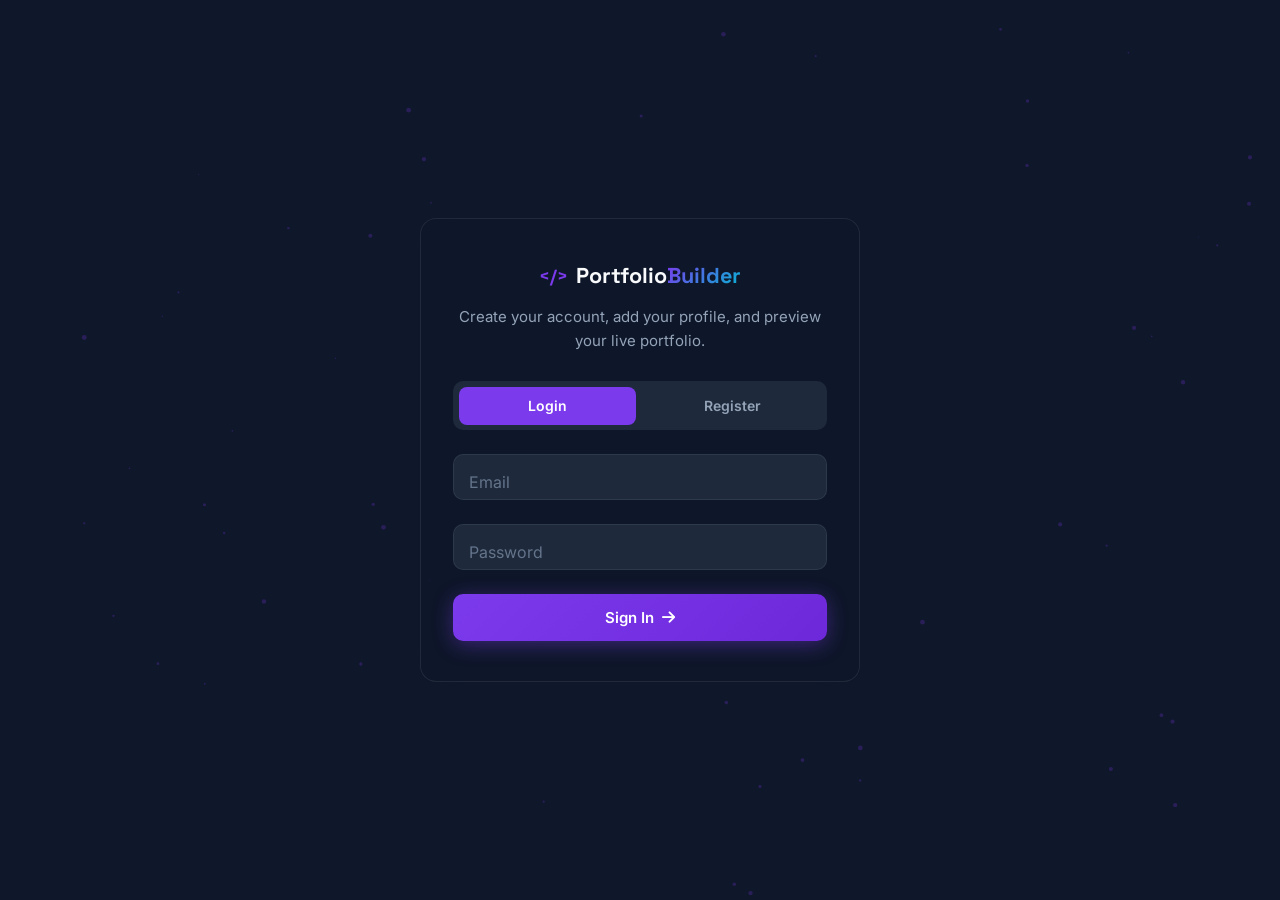
<file: index.html>
<!DOCTYPE html>
<html lang="en">
<head>
  <meta charset="UTF-8">
  <meta name="viewport" content="width=device-width, initial-scale=1.0">
  <meta name="description" content="Sign in to build and preview your developer portfolio.">
  <title>Login | Portfolio Builder</title>
  <link rel="preconnect" href="https://fonts.googleapis.com">
  <link rel="preconnect" href="https://fonts.gstatic.com" crossorigin>
  <link href="https://fonts.googleapis.com/css2?family=Inter:wght@400;500;600;700&family=Space+Grotesk:wght@500;600;700&display=swap" rel="stylesheet">
  <link rel="stylesheet" href="https://cdnjs.cloudflare.com/ajax/libs/font-awesome/6.5.1/css/all.min.css" crossorigin="anonymous">
  <link rel="stylesheet" href="css/style.css">
  <link rel="stylesheet" href="css/auth.css">
  <link rel="stylesheet" href="css/responsive.css">
</head>
<body class="auth-page">
  <canvas id="particles" class="particles-canvas" aria-hidden="true"></canvas>

  <div class="auth-wrapper">
    <div class="auth-card glass">
      <a href="index.html" class="auth-logo">
        <span class="nav__logo-icon">&lt;/&gt;</span>
        <span>Portfolio<span class="text-gradient">Builder</span></span>
      </a>
      <p class="auth-subtitle">Create your account, add your profile, and preview your live portfolio.</p>

      <div class="auth-tabs">
        <button type="button" class="auth-tab active" data-tab="login">Login</button>
        <button type="button" class="auth-tab" data-tab="register">Register</button>
      </div>

      <div class="auth-alert" id="auth-alert" role="alert" hidden></div>

      <form class="auth-form active" id="form-login">
        <div class="form-group">
          <input type="email" id="login-email" required placeholder=" " autocomplete="email">
          <label for="login-email">Email</label>
        </div>
        <div class="form-group">
          <input type="password" id="login-password" required placeholder=" " autocomplete="current-password">
          <label for="login-password">Password</label>
        </div>
        <button type="submit" class="btn btn--primary btn--block">
          <span>Sign In</span>
          <i class="fas fa-arrow-right"></i>
        </button>
      </form>

      <form class="auth-form" id="form-register" hidden>
        <div class="form-group">
          <input type="text" id="register-name" required placeholder=" " autocomplete="name">
          <label for="register-name">Full Name</label>
        </div>
        <div class="form-group">
          <input type="email" id="register-email" required placeholder=" " autocomplete="email">
          <label for="register-email">Email</label>
        </div>
        <div class="form-group">
          <input type="password" id="register-password" required placeholder=" " minlength="6" autocomplete="new-password">
          <label for="register-password">Password (min 6 chars)</label>
        </div>
        <button type="submit" class="btn btn--primary btn--block">
          <span>Create Account</span>
          <i class="fas fa-user-plus"></i>
        </button>
      </form>
    </div>
  </div>

  <script src="js/storage.js"></script>
  <script src="js/auth.js"></script>
  <script src="js/particles-lite.js"></script>
</body>
</html>
</file>
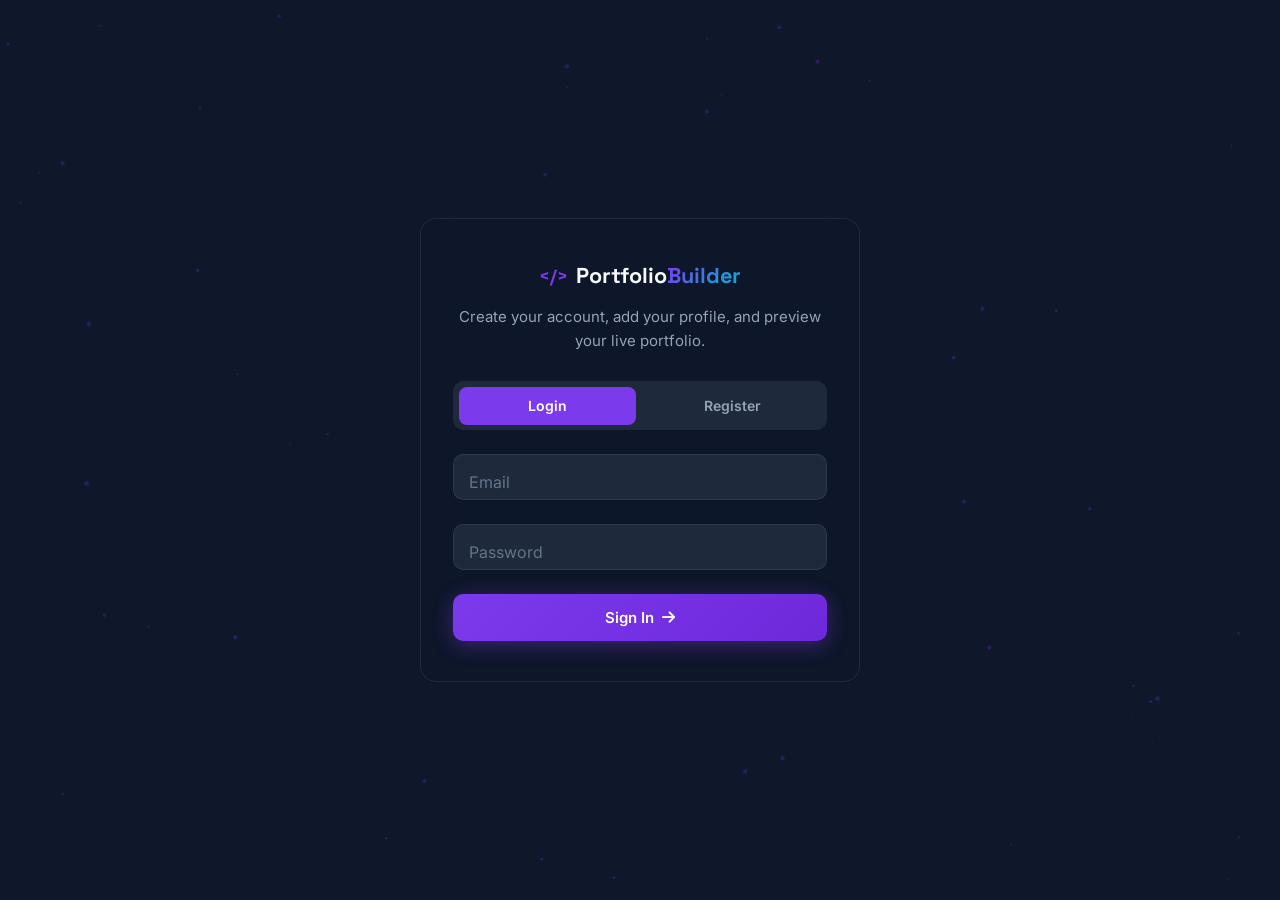
<file: portfolio.html>
<!DOCTYPE html>
<html lang="en">
<head>
  <meta charset="UTF-8">
  <meta name="viewport" content="width=device-width, initial-scale=1.0">
  <meta name="description" content="Developer Portfolio">
  <title>Portfolio</title>
  <link rel="preconnect" href="https://fonts.googleapis.com">
  <link rel="preconnect" href="https://fonts.gstatic.com" crossorigin>
  <link href="https://fonts.googleapis.com/css2?family=Inter:wght@300;400;500;600;700;800&family=Space+Grotesk:wght@400;500;600;700&display=swap" rel="stylesheet">
  <link rel="stylesheet" href="https://cdnjs.cloudflare.com/ajax/libs/font-awesome/6.5.1/css/all.min.css" crossorigin="anonymous">
  <link rel="stylesheet" href="css/style.css">
  <link rel="stylesheet" href="css/responsive.css">
</head>
<body>
  <div class="loader" id="loader" aria-hidden="true">
    <div class="loader__inner">
      <div class="loader__ring"></div>
      <span class="loader__text" id="loader-text">Loading Portfolio</span>
    </div>
  </div>

  <canvas id="particles" class="particles-canvas" aria-hidden="true"></canvas>

  <div class="preview-bar glass" id="preview-bar" hidden>
    <span><i class="fas fa-eye"></i> Preview mode — this is how visitors will see your portfolio</span>
    <a href="profile.html" class="btn btn--outline btn--sm">Edit Profile</a>
  </div>

  <header class="header" id="header">
    <nav class="nav container">
      <a href="#home" class="nav__logo" id="nav-logo"></a>
      <button class="nav__toggle" id="nav-toggle" aria-label="Toggle menu" aria-expanded="false">
        <span></span><span></span><span></span>
      </button>
      <ul class="nav__menu" id="nav-menu"></ul>
      <button class="theme-toggle" id="theme-toggle" aria-label="Toggle theme">
        <i class="fas fa-moon" id="theme-icon"></i>
      </button>
    </nav>
  </header>

  <main id="portfolio-main"></main>

  <footer class="footer" id="portfolio-footer"></footer>

  <div class="popup" id="success-popup" role="alert" aria-live="polite">
    <div class="popup__content glass">
      <i class="fas fa-check-circle"></i>
      <h3>Message Sent!</h3>
      <p>Thank you for reaching out. I'll get back to you soon.</p>
      <button class="btn btn--primary" id="popup-close">Got it</button>
    </div>
  </div>

  <script src="js/storage.js"></script>
  <script src="js/portfolio-render.js"></script>
  <script src="js/animations.js"></script>
  <script src="js/main.js"></script>
</body>
</html>
</file>
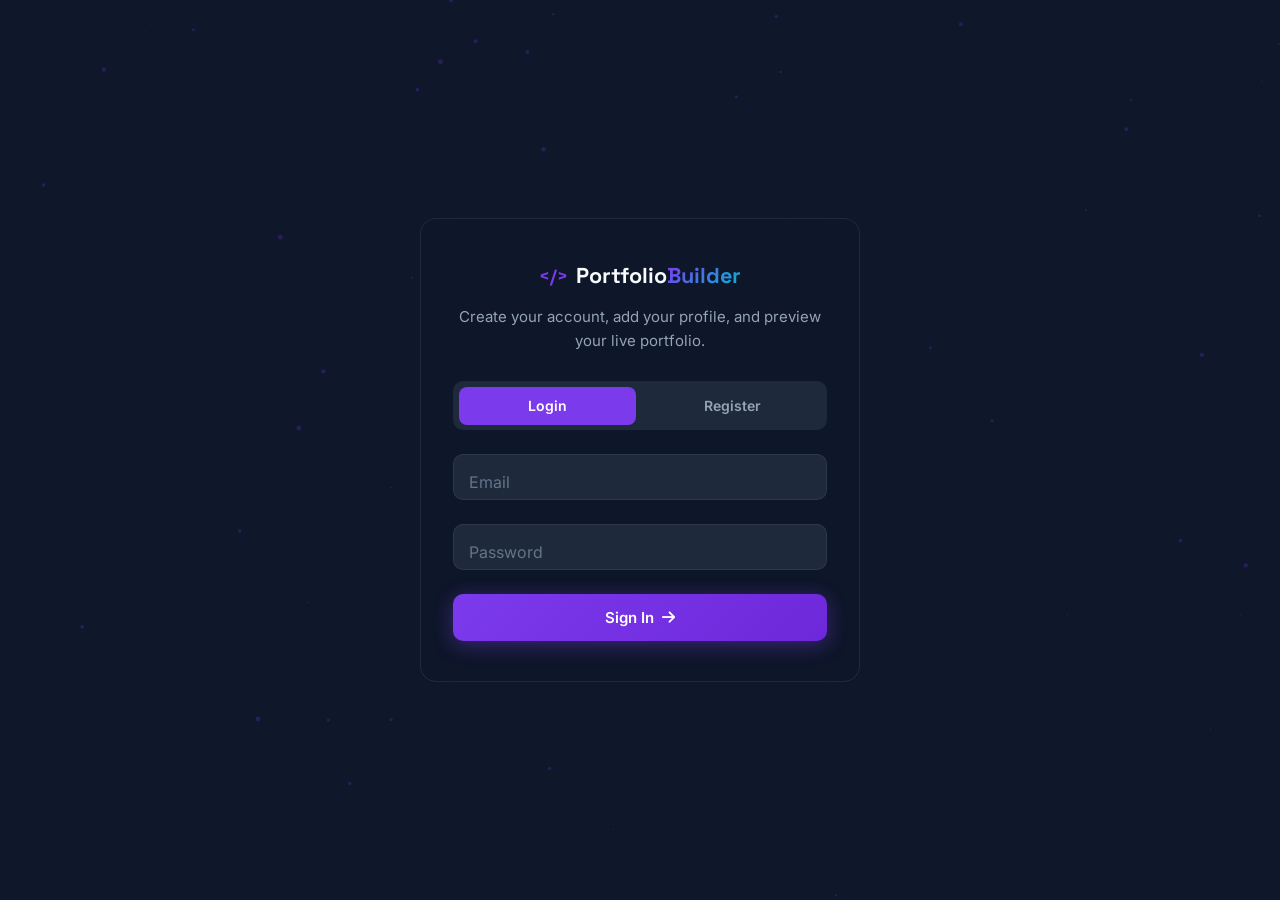
<file: profile.html>
<!DOCTYPE html>
<html lang="en">
<head>
  <meta charset="UTF-8">
  <meta name="viewport" content="width=device-width, initial-scale=1.0">
  <title>My Profile | Portfolio Builder</title>
  <link rel="preconnect" href="https://fonts.googleapis.com">
  <link rel="preconnect" href="https://fonts.gstatic.com" crossorigin>
  <link href="https://fonts.googleapis.com/css2?family=Inter:wght@400;500;600;700&family=Space+Grotesk:wght@500;600;700&display=swap" rel="stylesheet">
  <link rel="stylesheet" href="https://cdnjs.cloudflare.com/ajax/libs/font-awesome/6.5.1/css/all.min.css" crossorigin="anonymous">
  <link rel="stylesheet" href="css/style.css">
  <link rel="stylesheet" href="css/auth.css">
  <link rel="stylesheet" href="css/responsive.css">
</head>
<body class="profile-page">
  <header class="header scrolled" id="header">
    <nav class="nav container">
      <a href="profile.html" class="nav__logo">
        <span class="nav__logo-icon">&lt;/&gt;</span>
        <span>Portfolio<span class="text-gradient">Builder</span></span>
      </a>
      <div class="dashboard-actions">
        <button type="button" class="btn btn--accent" id="btn-test-portfolio">
          <i class="fas fa-eye"></i>
          <span>Test Portfolio</span>
        </button>
        <button type="button" class="btn btn--outline" id="btn-logout">
          <i class="fas fa-sign-out-alt"></i>
          <span>Logout</span>
        </button>
      </div>
      <button class="theme-toggle" id="theme-toggle" aria-label="Toggle theme">
        <i class="fas fa-moon" id="theme-icon"></i>
      </button>
    </nav>
  </header>

  <main class="container">
    <div class="dashboard-header">
      <div class="dashboard-header__top">
        <div>
          <h1>Welcome, <span class="text-gradient" id="user-greeting">User</span></h1>
          <p>Fill in your details below. Save your profile, then click <strong>Test Portfolio</strong> to preview your live site.</p>
        </div>
      </div>
      <div class="empty-portfolio-banner" id="empty-banner" hidden>
        Add at least your name and a short bio, then save to preview your portfolio.
      </div>
    </div>

    <div class="profile-layout">
      <nav class="profile-nav" id="profile-nav">
        <button type="button" class="profile-nav__link active" data-section="basic">Basic Info</button>
        <button type="button" class="profile-nav__link" data-section="about">About & Stats</button>
        <button type="button" class="profile-nav__link" data-section="skills">Skills</button>
        <button type="button" class="profile-nav__link" data-section="projects">Projects</button>
        <button type="button" class="profile-nav__link" data-section="services">Services</button>
        <button type="button" class="profile-nav__link" data-section="experience">Experience</button>
        <button type="button" class="profile-nav__link" data-section="testimonials">Testimonials</button>
        <button type="button" class="profile-nav__link" data-section="social">Social & Contact</button>
      </nav>

      <div class="profile-content">
        <!-- Basic -->
        <section class="profile-section active" id="section-basic">
          <h2>Basic Information</h2>
          <p class="section-hint">This appears in your hero section and site title.</p>
          <div class="profile-form-card glass">
            <div class="form-group">
              <input type="text" id="pf-name" placeholder=" " required>
              <label for="pf-name">Full Name *</label>
            </div>
            <div class="form-group">
              <input type="text" id="pf-portfolio-title" placeholder=" ">
              <label for="pf-portfolio-title">Portfolio Site Title</label>
            </div>
            <div class="form-group">
              <input type="text" id="pf-titles" placeholder=" ">
              <label for="pf-titles">Job Titles (comma-separated for typing animation)</label>
              <p class="form-hint">e.g. Full Stack Developer, UI/UX Designer, Android Developer</p>
            </div>
            <div class="form-group">
              <textarea id="pf-tagline" rows="2" placeholder=" "></textarea>
              <label for="pf-tagline">Hero Tagline</label>
            </div>
            <div class="form-group">
              <input type="url" id="pf-photo-url" placeholder=" ">
              <label for="pf-photo-url">Profile Photo URL</label>
              <p class="form-hint">Or upload an image (stored locally in your browser)</p>
              <input type="file" id="pf-photo-file" accept="image/*" class="file-input">
              <img id="pf-photo-preview" class="photo-preview" alt="Preview">
            </div>
            <div class="form-group">
              <input type="url" id="pf-resume" placeholder=" ">
              <label for="pf-resume">Resume / CV Link (URL)</label>
            </div>
          </div>
        </section>

        <!-- About -->
        <section class="profile-section" id="section-about">
          <h2>About & Statistics</h2>
          <p class="section-hint">Your story and key numbers shown on the portfolio.</p>
          <div class="profile-form-card glass">
            <div class="form-group">
              <textarea id="pf-bio" rows="4" placeholder=" "></textarea>
              <label for="pf-bio">About Paragraph 1</label>
            </div>
            <div class="form-group">
              <textarea id="pf-bio2" rows="3" placeholder=" "></textarea>
              <label for="pf-bio2">About Paragraph 2</label>
            </div>
            <div class="form-row">
              <div class="form-group">
                <input type="text" id="pf-location" placeholder=" ">
                <label for="pf-location">Location</label>
              </div>
              <div class="form-group">
                <input type="text" id="pf-education" placeholder=" ">
                <label for="pf-education">Education</label>
              </div>
            </div>
            <div class="form-group">
              <input type="text" id="pf-experience-label" placeholder=" ">
              <label for="pf-experience-label">Experience Label (e.g. 5+ Years)</label>
            </div>
            <div class="form-group">
              <input type="text" id="pf-technologies" placeholder=" ">
              <label for="pf-technologies">Tech Stack Tags (comma-separated)</label>
            </div>
          </div>
          <div class="profile-form-card glass">
            <h3>Statistics Counters</h3>
            <div class="form-row">
              <div class="form-group">
                <input type="number" id="pf-stat-projects" min="0" placeholder=" ">
                <label for="pf-stat-projects">Projects Completed</label>
              </div>
              <div class="form-group">
                <input type="number" id="pf-stat-clients" min="0" placeholder=" ">
                <label for="pf-stat-clients">Happy Clients</label>
              </div>
            </div>
            <div class="form-row">
              <div class="form-group">
                <input type="number" id="pf-stat-years" min="0" placeholder=" ">
                <label for="pf-stat-years">Years Experience</label>
              </div>
              <div class="form-group">
                <input type="number" id="pf-stat-tech" min="0" placeholder=" ">
                <label for="pf-stat-tech">Technologies Mastered</label>
              </div>
            </div>
          </div>
        </section>

        <!-- Skills -->
        <section class="profile-section" id="section-skills">
          <h2>Skills</h2>
          <p class="section-hint">Add skills as JSON lines: name|percent|category (frontend, backend, android, database, uiux, tools)</p>
          <div class="profile-form-card glass">
            <div class="form-group">
              <textarea id="pf-skills-raw" rows="12" placeholder=" "></textarea>
              <label for="pf-skills-raw">Skills List</label>
              <p class="form-hint">One per line, e.g.<br>HTML5|95|frontend<br>React|88|frontend<br>Node.js|85|backend</p>
            </div>
          </div>
        </section>

        <!-- Projects -->
        <section class="profile-section" id="section-projects">
          <h2>Projects</h2>
          <p class="section-hint">Showcase your work on the portfolio.</p>
          <div class="dynamic-list" id="projects-list"></div>
          <button type="button" class="btn btn--outline btn-add-item" id="add-project">
            <i class="fas fa-plus"></i> Add Project
          </button>
        </section>

        <!-- Services -->
        <section class="profile-section" id="section-services">
          <h2>Services</h2>
          <p class="section-hint">Services you offer.</p>
          <div class="dynamic-list" id="services-list"></div>
          <button type="button" class="btn btn--outline btn-add-item" id="add-service">
            <i class="fas fa-plus"></i> Add Service
          </button>
        </section>

        <!-- Experience -->
        <section class="profile-section" id="section-experience">
          <h2>Experience & Education</h2>
          <div class="dynamic-list" id="experience-list"></div>
          <button type="button" class="btn btn--outline btn-add-item" id="add-experience">
            <i class="fas fa-plus"></i> Add Entry
          </button>
          <div class="profile-form-card glass" style="margin-top:1.5rem">
            <h3>Certifications</h3>
            <div class="dynamic-list" id="certs-list"></div>
            <button type="button" class="btn btn--outline btn-add-item" id="add-cert">
              <i class="fas fa-plus"></i> Add Certification
            </button>
          </div>
        </section>

        <!-- Testimonials -->
        <section class="profile-section" id="section-testimonials">
          <h2>Testimonials</h2>
          <div class="dynamic-list" id="testimonials-list"></div>
          <button type="button" class="btn btn--outline btn-add-item" id="add-testimonial">
            <i class="fas fa-plus"></i> Add Testimonial
          </button>
        </section>

        <!-- Social -->
        <section class="profile-section" id="section-social">
          <h2>Social & Contact</h2>
          <div class="profile-form-card glass">
            <div class="form-row">
              <div class="form-group">
                <input type="email" id="pf-email" placeholder=" ">
                <label for="pf-email">Email</label>
              </div>
              <div class="form-group">
                <input type="tel" id="pf-phone" placeholder=" ">
                <label for="pf-phone">Phone</label>
              </div>
            </div>
            <div class="form-group">
              <input type="url" id="pf-github" placeholder=" ">
              <label for="pf-github">GitHub URL</label>
            </div>
            <div class="form-group">
              <input type="url" id="pf-linkedin" placeholder=" ">
              <label for="pf-linkedin">LinkedIn URL</label>
            </div>
            <div class="form-group">
              <input type="url" id="pf-twitter" placeholder=" ">
              <label for="pf-twitter">Twitter / X URL</label>
            </div>
            <div class="form-group">
              <input type="url" id="pf-dribbble" placeholder=" ">
              <label for="pf-dribbble">Dribbble URL</label>
            </div>
            <div class="form-group">
              <input type="url" id="pf-instagram" placeholder=" ">
              <label for="pf-instagram">Instagram URL</label>
            </div>
            <div class="form-group">
              <textarea id="pf-map" rows="3" placeholder=" "></textarea>
              <label for="pf-map">Google Maps Embed URL (iframe src)</label>
            </div>
          </div>
        </section>

        <div class="save-bar">
          <span class="save-status" id="save-status">Unsaved changes</span>
          <div class="dashboard-actions">
            <button type="button" class="btn btn--primary" id="btn-save-profile">
              <i class="fas fa-save"></i>
              <span>Save Profile</span>
            </button>
            <button type="button" class="btn btn--accent" id="btn-test-portfolio-2">
              <i class="fas fa-eye"></i>
              <span>Test Portfolio</span>
            </button>
          </div>
        </div>
      </div>
    </div>
  </main>

  <script src="js/storage.js"></script>
  <script src="js/profile.js"></script>
</body>
</html>
</file>
<file: css/style.css>
/* ============================================
   Nikhil Portfolio — Main Styles
   ============================================ */

:root {
  --bg: #0F172A;
  --bg-secondary: #1E293B;
  --bg-elevated: rgba(30, 41, 59, 0.6);
  --primary: #7C3AED;
  --primary-light: #A78BFA;
  --accent: #06B6D4;
  --accent-glow: rgba(6, 182, 212, 0.4);
  --primary-glow: rgba(124, 58, 237, 0.4);
  --text: #F8FAFC;
  --text-muted: #94A3B8;
  --text-dim: #64748B;
  --border: rgba(148, 163, 184, 0.12);
  --glass: rgba(15, 23, 42, 0.7);
  --glass-border: rgba(255, 255, 255, 0.08);
  --shadow: 0 25px 50px -12px rgba(0, 0, 0, 0.5);
  --radius: 16px;
  --radius-sm: 10px;
  --radius-lg: 24px;
  --transition: 0.3s cubic-bezier(0.4, 0, 0.2, 1);
  --font-sans: 'Inter', system-ui, sans-serif;
  --font-display: 'Space Grotesk', sans-serif;
  --header-height: 72px;
  --section-padding: 100px;
}

[data-theme="light"] {
  --bg: #F8FAFC;
  --bg-secondary: #E2E8F0;
  --bg-elevated: rgba(255, 255, 255, 0.8);
  --text: #0F172A;
  --text-muted: #475569;
  --text-dim: #64748B;
  --border: rgba(15, 23, 42, 0.1);
  --glass: rgba(255, 255, 255, 0.75);
  --glass-border: rgba(15, 23, 42, 0.08);
  --shadow: 0 25px 50px -12px rgba(15, 23, 42, 0.15);
}

*, *::before, *::after {
  box-sizing: border-box;
  margin: 0;
  padding: 0;
}

html {
  scroll-behavior: smooth;
  scroll-padding-top: var(--header-height);
}

body {
  font-family: var(--font-sans);
  background: var(--bg);
  color: var(--text);
  line-height: 1.6;
  overflow-x: hidden;
  transition: background-color 0.4s ease, color 0.4s ease;
}

body.no-scroll {
  overflow: hidden;
}

img {
  max-width: 100%;
  height: auto;
  display: block;
}

a {
  text-decoration: none;
  color: inherit;
  transition: color var(--transition);
}

ul {
  list-style: none;
}

button {
  font-family: inherit;
  cursor: pointer;
  border: none;
  background: none;
}

.container {
  width: min(1140px, 92%);
  margin-inline: auto;
}

.section {
  padding-block: var(--section-padding);
  position: relative;
}

.text-gradient {
  background: linear-gradient(135deg, var(--primary), var(--accent));
  -webkit-background-clip: text;
  -webkit-text-fill-color: transparent;
  background-clip: text;
}

.glass {
  background: var(--glass);
  backdrop-filter: blur(20px);
  -webkit-backdrop-filter: blur(20px);
  border: 1px solid var(--glass-border);
  border-radius: var(--radius);
}

/* ---- Loader ---- */
.loader {
  position: fixed;
  inset: 0;
  z-index: 9999;
  display: flex;
  align-items: center;
  justify-content: center;
  background: var(--bg);
  transition: opacity 0.6s ease, visibility 0.6s ease;
}

.loader.hidden {
  opacity: 0;
  visibility: hidden;
  pointer-events: none;
}

.loader__inner {
  text-align: center;
}

.loader__ring {
  width: 56px;
  height: 56px;
  border: 3px solid var(--border);
  border-top-color: var(--primary);
  border-radius: 50%;
  animation: spin 0.8s linear infinite;
  margin: 0 auto 1rem;
}

.loader__text {
  font-family: var(--font-display);
  font-weight: 600;
  font-size: 1.1rem;
  background: linear-gradient(135deg, var(--primary), var(--accent));
  -webkit-background-clip: text;
  -webkit-text-fill-color: transparent;
  background-clip: text;
}

@keyframes spin {
  to { transform: rotate(360deg); }
}

/* ---- Particles ---- */
.particles-canvas {
  position: fixed;
  inset: 0;
  z-index: 0;
  pointer-events: none;
  opacity: 0.6;
}

/* ---- Header ---- */
.header {
  position: fixed;
  top: 0;
  left: 0;
  right: 0;
  z-index: 1000;
  height: var(--header-height);
  transition: background var(--transition), box-shadow var(--transition);
}

.header.scrolled {
  background: var(--glass);
  backdrop-filter: blur(20px);
  -webkit-backdrop-filter: blur(20px);
  border-bottom: 1px solid var(--glass-border);
  box-shadow: var(--shadow);
}

.nav {
  display: flex;
  align-items: center;
  justify-content: space-between;
  height: 100%;
  gap: 1rem;
}

.nav__logo {
  display: flex;
  align-items: center;
  gap: 0.5rem;
  font-family: var(--font-display);
  font-weight: 700;
  font-size: 1.25rem;
  z-index: 1001;
}

.nav__logo-icon {
  color: var(--primary);
  font-size: 1.1rem;
}

.nav__menu {
  display: flex;
  align-items: center;
  gap: 0.25rem;
}

.nav__link {
  padding: 0.5rem 0.85rem;
  font-size: 0.875rem;
  font-weight: 500;
  color: var(--text-muted);
  border-radius: var(--radius-sm);
  transition: color var(--transition), background var(--transition);
}

.nav__link:hover,
.nav__link.active {
  color: var(--text);
  background: rgba(124, 58, 237, 0.15);
}

.theme-toggle {
  width: 42px;
  height: 42px;
  display: flex;
  align-items: center;
  justify-content: center;
  border-radius: 50%;
  background: var(--bg-elevated);
  border: 1px solid var(--border);
  color: var(--text);
  font-size: 1rem;
  transition: transform var(--transition), background var(--transition);
  z-index: 1001;
}

.theme-toggle:hover {
  transform: rotate(15deg) scale(1.05);
  background: rgba(124, 58, 237, 0.2);
}

.nav__toggle {
  display: none;
  flex-direction: column;
  gap: 5px;
  width: 28px;
  z-index: 1001;
}

.nav__toggle span {
  display: block;
  height: 2px;
  background: var(--text);
  border-radius: 2px;
  transition: var(--transition);
}

/* ---- Buttons ---- */
.btn {
  display: inline-flex;
  align-items: center;
  justify-content: center;
  gap: 0.5rem;
  padding: 0.875rem 1.75rem;
  font-size: 0.9375rem;
  font-weight: 600;
  border-radius: var(--radius-sm);
  transition: transform var(--transition), box-shadow var(--transition), background var(--transition);
}

.btn--primary {
  background: linear-gradient(135deg, var(--primary), #6D28D9);
  color: #fff;
  box-shadow: 0 4px 20px var(--primary-glow);
}

.btn--primary:hover {
  transform: translateY(-2px);
  box-shadow: 0 8px 30px var(--primary-glow);
}

.btn--outline {
  border: 1px solid var(--border);
  background: var(--glass);
  color: var(--text);
}

.btn--outline:hover {
  border-color: var(--primary);
  background: rgba(124, 58, 237, 0.1);
  transform: translateY(-2px);
}

.btn--block {
  width: 100%;
}

/* ---- Section headers ---- */
.section__header {
  text-align: center;
  max-width: 600px;
  margin: 0 auto 3.5rem;
}

.section__tag {
  display: inline-block;
  padding: 0.35rem 1rem;
  font-size: 0.8125rem;
  font-weight: 600;
  text-transform: uppercase;
  letter-spacing: 0.1em;
  color: var(--accent);
  background: rgba(6, 182, 212, 0.1);
  border-radius: 50px;
  margin-bottom: 1rem;
}

.section__title {
  font-family: var(--font-display);
  font-size: clamp(2rem, 5vw, 2.75rem);
  font-weight: 700;
  line-height: 1.2;
}

/* ---- Reveal animations ---- */
.reveal {
  opacity: 0;
  transform: translateY(40px);
  transition: opacity 0.8s ease, transform 0.8s ease;
}

.reveal.visible {
  opacity: 1;
  transform: translateY(0);
}

/* ---- Hero ---- */
.hero {
  min-height: 100vh;
  display: flex;
  align-items: center;
  padding-top: var(--header-height);
  position: relative;
  overflow: hidden;
}

.hero__bg-gradient {
  position: absolute;
  inset: 0;
  background:
    radial-gradient(ellipse 80% 50% at 50% -20%, rgba(124, 58, 237, 0.25), transparent),
    radial-gradient(ellipse 60% 40% at 100% 50%, rgba(6, 182, 212, 0.15), transparent),
    radial-gradient(ellipse 50% 30% at 0% 80%, rgba(124, 58, 237, 0.1), transparent);
  animation: gradientShift 15s ease infinite alternate;
  z-index: 0;
}

@keyframes gradientShift {
  0% { opacity: 1; transform: scale(1); }
  100% { opacity: 0.85; transform: scale(1.05); }
}

.hero__container {
  display: grid;
  grid-template-columns: 1fr 1fr;
  gap: 3rem;
  align-items: center;
  position: relative;
  z-index: 1;
}

.hero__greeting {
  font-size: 1.125rem;
  color: var(--text-muted);
  margin-bottom: 0.5rem;
}

.hero__title {
  font-family: var(--font-display);
  font-size: clamp(2.5rem, 6vw, 4rem);
  font-weight: 700;
  line-height: 1.15;
  margin-bottom: 1.25rem;
}

.hero__title-line {
  display: block;
}

.hero__typing {
  display: inline;
  background: linear-gradient(135deg, var(--primary), var(--accent));
  -webkit-background-clip: text;
  -webkit-text-fill-color: transparent;
  background-clip: text;
}

.hero__cursor {
  color: var(--accent);
  animation: blink 1s step-end infinite;
  font-weight: 300;
}

@keyframes blink {
  50% { opacity: 0; }
}

.hero__description {
  font-size: 1.0625rem;
  color: var(--text-muted);
  max-width: 480px;
  margin-bottom: 2rem;
}

.hero__cta {
  display: flex;
  flex-wrap: wrap;
  gap: 1rem;
  margin-bottom: 2rem;
}

.hero__social {
  display: flex;
  gap: 0.75rem;
}

.hero__social a {
  width: 44px;
  height: 44px;
  display: flex;
  align-items: center;
  justify-content: center;
  border-radius: 50%;
  border: 1px solid var(--border);
  color: var(--text-muted);
  transition: color var(--transition), border-color var(--transition), transform var(--transition), box-shadow var(--transition);
}

.hero__social a:hover {
  color: var(--accent);
  border-color: var(--accent);
  transform: translateY(-3px);
  box-shadow: 0 0 20px var(--accent-glow);
}

.hero__image-wrapper {
  position: relative;
  display: flex;
  justify-content: center;
}

.hero__image-glow {
  position: absolute;
  width: 80%;
  height: 80%;
  background: linear-gradient(135deg, var(--primary), var(--accent));
  border-radius: 50%;
  filter: blur(80px);
  opacity: 0.35;
  animation: float 6s ease-in-out infinite;
}

@keyframes float {
  0%, 100% { transform: translateY(0); }
  50% { transform: translateY(-20px); }
}

.hero__image-card {
  position: relative;
  padding: 8px;
  border-radius: var(--radius-lg);
  overflow: hidden;
  animation: float 6s ease-in-out infinite 0.5s;
}

.hero__image {
  border-radius: calc(var(--radius-lg) - 4px);
  width: 100%;
  max-width: 380px;
  aspect-ratio: 5/6;
  object-fit: cover;
}

.hero__badge {
  position: absolute;
  display: flex;
  align-items: center;
  gap: 0.5rem;
  padding: 0.6rem 1rem;
  background: var(--glass);
  backdrop-filter: blur(12px);
  border: 1px solid var(--glass-border);
  border-radius: 50px;
  font-size: 0.8125rem;
  font-weight: 600;
  animation: float 5s ease-in-out infinite;
}

.hero__badge i {
  color: var(--accent);
}

.hero__badge--top {
  top: 10%;
  right: -5%;
  animation-delay: 0s;
}

.hero__badge--bottom {
  bottom: 15%;
  left: -8%;
  animation-delay: 1s;
}

.hero__scroll {
  position: absolute;
  bottom: 2rem;
  left: 50%;
  transform: translateX(-50%);
  display: flex;
  flex-direction: column;
  align-items: center;
  gap: 0.5rem;
  font-size: 0.75rem;
  color: var(--text-dim);
  z-index: 1;
  animation: bounce 2s ease infinite;
}

.hero__scroll i {
  font-size: 0.875rem;
}

@keyframes bounce {
  0%, 100% { transform: translateX(-50%) translateY(0); }
  50% { transform: translateX(-50%) translateY(8px); }
}

/* ---- About ---- */
.about__grid {
  display: grid;
  grid-template-columns: 1.2fr 1fr;
  gap: 3rem;
  align-items: start;
  margin-bottom: 4rem;
}

.about__text {
  color: var(--text-muted);
  margin-bottom: 1rem;
}

.about__text strong {
  color: var(--text);
}

.about__info {
  display: grid;
  grid-template-columns: 1fr 1fr;
  gap: 1.25rem;
  margin: 2rem 0;
}

.about__info-item {
  display: flex;
  gap: 1rem;
  align-items: flex-start;
}

.about__info-item i {
  width: 40px;
  height: 40px;
  display: flex;
  align-items: center;
  justify-content: center;
  background: rgba(124, 58, 237, 0.15);
  color: var(--primary-light);
  border-radius: var(--radius-sm);
  flex-shrink: 0;
}

.about__info-item span {
  display: block;
  font-size: 0.8125rem;
  color: var(--text-dim);
}

.about__stats {
  display: grid;
  grid-template-columns: 1fr 1fr;
  gap: 1.25rem;
}

.stat-card {
  padding: 1.5rem;
  text-align: center;
  transition: transform var(--transition), box-shadow var(--transition);
}

.stat-card:hover {
  transform: translateY(-5px);
  box-shadow: 0 0 30px var(--primary-glow);
}

.stat-card__icon {
  width: 48px;
  height: 48px;
  margin: 0 auto 0.75rem;
  display: flex;
  align-items: center;
  justify-content: center;
  background: linear-gradient(135deg, var(--primary), var(--accent));
  border-radius: 12px;
  color: #fff;
  font-size: 1.25rem;
}

.stat-card__number {
  display: block;
  font-family: var(--font-display);
  font-size: 2.25rem;
  font-weight: 700;
  background: linear-gradient(135deg, var(--primary), var(--accent));
  -webkit-background-clip: text;
  -webkit-text-fill-color: transparent;
  background-clip: text;
}

.stat-card__label {
  font-size: 0.8125rem;
  color: var(--text-muted);
}

.about__tech h3 {
  text-align: center;
  margin-bottom: 1.5rem;
  font-family: var(--font-display);
}

.tech-marquee {
  overflow: hidden;
  mask-image: linear-gradient(90deg, transparent, #000 10%, #000 90%, transparent);
}

.tech-marquee__track {
  display: flex;
  gap: 2rem;
  animation: marquee 25s linear infinite;
  width: max-content;
}

.tech-marquee__track span {
  padding: 0.5rem 1.25rem;
  background: var(--glass);
  border: 1px solid var(--border);
  border-radius: 50px;
  font-size: 0.875rem;
  font-weight: 500;
  white-space: nowrap;
  color: var(--text-muted);
}

@keyframes marquee {
  to { transform: translateX(-50%); }
}

/* ---- Skills ---- */
.skills {
  background: linear-gradient(180deg, transparent, rgba(124, 58, 237, 0.03), transparent);
}

.skills__tabs {
  display: flex;
  flex-wrap: wrap;
  justify-content: center;
  gap: 0.5rem;
  margin-bottom: 2.5rem;
}

.skills__tab {
  padding: 0.6rem 1.25rem;
  font-size: 0.875rem;
  font-weight: 500;
  color: var(--text-muted);
  border: 1px solid var(--border);
  border-radius: 50px;
  transition: var(--transition);
}

.skills__tab:hover,
.skills__tab.active {
  color: #fff;
  background: linear-gradient(135deg, var(--primary), #6D28D9);
  border-color: transparent;
}

.skills__panel {
  display: none;
}

.skills__panel.active {
  display: block;
  animation: fadeIn 0.4s ease;
}

@keyframes fadeIn {
  from { opacity: 0; transform: translateY(10px); }
  to { opacity: 1; transform: translateY(0); }
}

.skills__grid {
  display: grid;
  gap: 1.25rem;
  margin-bottom: 2.5rem;
}

.skill-bar__header {
  display: flex;
  justify-content: space-between;
  margin-bottom: 0.5rem;
  font-size: 0.9375rem;
  font-weight: 500;
}

.skill-bar__track {
  height: 8px;
  background: var(--bg-secondary);
  border-radius: 50px;
  overflow: hidden;
}

.skill-bar__fill {
  height: 100%;
  width: 0;
  background: linear-gradient(90deg, var(--primary), var(--accent));
  border-radius: 50px;
  transition: width 1.2s cubic-bezier(0.4, 0, 0.2, 1);
  box-shadow: 0 0 12px var(--accent-glow);
}

.skills__circles {
  display: flex;
  flex-wrap: wrap;
  justify-content: center;
  gap: 2rem;
}

.skill-circle {
  position: relative;
  width: 120px;
  height: 120px;
}

.skill-circle svg {
  transform: rotate(-90deg);
  width: 100%;
  height: 100%;
}

.skill-circle__bg {
  fill: none;
  stroke: var(--bg-secondary);
  stroke-width: 8;
}

.skill-circle__progress {
  fill: none;
  stroke: #7C3AED;
  stroke-width: 8;
  stroke-linecap: round;
  stroke-dasharray: 339.292;
  stroke-dashoffset: 339.292;
  transition: stroke-dashoffset 1.2s ease, stroke 0.3s ease;
}

.skill-circle__content {
  position: absolute;
  inset: 0;
  display: flex;
  flex-direction: column;
  align-items: center;
  justify-content: center;
  gap: 0.25rem;
}

.skill-circle__content i {
  font-size: 1.5rem;
  color: var(--primary-light);
}

.skill-circle__content span {
  font-size: 0.75rem;
  font-weight: 600;
}

/* ---- Projects ---- */
.projects__filters {
  display: flex;
  flex-wrap: wrap;
  justify-content: center;
  gap: 0.5rem;
  margin-bottom: 2.5rem;
}

.projects__filter {
  padding: 0.5rem 1.25rem;
  font-size: 0.875rem;
  font-weight: 500;
  color: var(--text-muted);
  border: 1px solid var(--border);
  border-radius: 50px;
  transition: var(--transition);
}

.projects__filter:hover,
.projects__filter.active {
  color: #fff;
  background: var(--primary);
  border-color: var(--primary);
}

.projects__grid {
  display: grid;
  grid-template-columns: repeat(auto-fill, minmax(340px, 1fr));
  gap: 1.75rem;
}

.project-card {
  overflow: hidden;
  transition: transform var(--transition), box-shadow var(--transition), opacity 0.4s ease;
}

.project-card.hidden {
  display: none;
}

.project-card:hover {
  transform: translateY(-8px);
  box-shadow: 0 20px 40px rgba(0, 0, 0, 0.3), 0 0 30px var(--primary-glow);
}

.project-card__image {
  position: relative;
  overflow: hidden;
  aspect-ratio: 3/2;
}

.project-card__image img {
  width: 100%;
  height: 100%;
  object-fit: cover;
  transition: transform 0.6s ease;
}

.project-card:hover .project-card__image img {
  transform: scale(1.08);
}

.project-card__overlay {
  position: absolute;
  inset: 0;
  background: rgba(15, 23, 42, 0.75);
  display: flex;
  align-items: center;
  justify-content: center;
  gap: 1rem;
  opacity: 0;
  transition: opacity var(--transition);
}

.project-card:hover .project-card__overlay {
  opacity: 1;
}

.project-card__link {
  width: 48px;
  height: 48px;
  display: flex;
  align-items: center;
  justify-content: center;
  background: var(--primary);
  color: #fff;
  border-radius: 50%;
  transform: translateY(20px);
  transition: transform var(--transition), background var(--transition);
}

.project-card:hover .project-card__link {
  transform: translateY(0);
}

.project-card__link:hover {
  background: var(--accent);
}

.project-card__content {
  padding: 1.5rem;
}

.project-card__content h3 {
  font-family: var(--font-display);
  font-size: 1.125rem;
  margin-bottom: 0.5rem;
}

.project-card__content p {
  font-size: 0.875rem;
  color: var(--text-muted);
  margin-bottom: 1rem;
}

.project-card__tags {
  display: flex;
  flex-wrap: wrap;
  gap: 0.5rem;
}

.project-card__tags span {
  padding: 0.25rem 0.75rem;
  font-size: 0.75rem;
  background: rgba(124, 58, 237, 0.15);
  color: var(--primary-light);
  border-radius: 50px;
}

/* ---- Services ---- */
.services__grid {
  display: grid;
  grid-template-columns: repeat(auto-fill, minmax(280px, 1fr));
  gap: 1.5rem;
}

.service-card {
  position: relative;
  padding: 2rem;
  background: var(--glass);
  border: 1px solid var(--border);
  border-radius: var(--radius);
  overflow: hidden;
  transition: transform var(--transition), border-color var(--transition);
}

.service-card::before {
  content: '';
  position: absolute;
  inset: 0;
  border-radius: inherit;
  padding: 1px;
  background: linear-gradient(135deg, var(--primary), var(--accent), transparent);
  -webkit-mask: linear-gradient(#fff 0 0) content-box, linear-gradient(#fff 0 0);
  mask: linear-gradient(#fff 0 0) content-box, linear-gradient(#fff 0 0);
  -webkit-mask-composite: xor;
  mask-composite: exclude;
  opacity: 0;
  transition: opacity var(--transition);
}

.service-card:hover::before {
  opacity: 1;
}

.service-card:hover {
  transform: translateY(-6px);
  border-color: transparent;
}

.service-card__icon {
  width: 56px;
  height: 56px;
  display: flex;
  align-items: center;
  justify-content: center;
  background: linear-gradient(135deg, rgba(124, 58, 237, 0.2), rgba(6, 182, 212, 0.2));
  border-radius: 14px;
  font-size: 1.5rem;
  color: var(--accent);
  margin-bottom: 1.25rem;
}

.service-card h3 {
  font-family: var(--font-display);
  font-size: 1.125rem;
  margin-bottom: 0.75rem;
}

.service-card p {
  font-size: 0.875rem;
  color: var(--text-muted);
}

.service-card__glow {
  position: absolute;
  bottom: -50%;
  right: -50%;
  width: 100%;
  height: 100%;
  background: radial-gradient(circle, var(--primary-glow), transparent 70%);
  opacity: 0;
  transition: opacity var(--transition);
  pointer-events: none;
}

.service-card:hover .service-card__glow {
  opacity: 1;
}

/* ---- Resume ---- */
.resume__grid {
  display: grid;
  grid-template-columns: 1fr 1fr;
  gap: 2rem;
  align-items: start;
}

.resume__preview {
  padding: 2rem;
}

.resume__preview-header {
  display: flex;
  align-items: center;
  gap: 1rem;
  margin-bottom: 1.5rem;
  padding-bottom: 1.5rem;
  border-bottom: 1px solid var(--border);
}

.resume__avatar img {
  width: 80px;
  height: 80px;
  border-radius: 50%;
  object-fit: cover;
  border: 3px solid var(--primary);
}

.resume__preview-header h3 {
  font-family: var(--font-display);
  font-size: 1.25rem;
}

.resume__preview-header p {
  color: var(--text-muted);
  font-size: 0.875rem;
}

.resume__preview-body h4 {
  font-size: 0.875rem;
  text-transform: uppercase;
  letter-spacing: 0.05em;
  color: var(--accent);
  margin-bottom: 0.5rem;
}

.resume__preview-body p {
  font-size: 0.9375rem;
  color: var(--text-muted);
  margin-bottom: 1.25rem;
}

.resume__skills-list {
  display: flex;
  flex-wrap: wrap;
  gap: 0.5rem;
  margin-bottom: 1.5rem;
}

.resume__skills-list span {
  padding: 0.35rem 0.85rem;
  font-size: 0.8125rem;
  background: rgba(124, 58, 237, 0.15);
  border-radius: 50px;
  color: var(--primary-light);
}

.resume__certs h3 {
  font-family: var(--font-display);
  margin-bottom: 1.25rem;
}

.cert-card {
  display: flex;
  align-items: center;
  gap: 1rem;
  padding: 1.25rem;
  margin-bottom: 1rem;
  transition: transform var(--transition);
}

.cert-card:hover {
  transform: translateX(8px);
}

.cert-card i {
  font-size: 1.5rem;
  color: var(--accent);
}

.cert-card h4 {
  font-size: 0.9375rem;
  margin-bottom: 0.25rem;
}

.cert-card span {
  font-size: 0.8125rem;
  color: var(--text-dim);
}

/* ---- Timeline ---- */
.timeline {
  position: relative;
  max-width: 700px;
  margin: 0 auto;
  padding-left: 2rem;
}

.timeline::before {
  content: '';
  position: absolute;
  left: 7px;
  top: 0;
  bottom: 0;
  width: 2px;
  background: linear-gradient(180deg, var(--primary), var(--accent), transparent);
}

.timeline__item {
  position: relative;
  padding-bottom: 2.5rem;
}

.timeline__item:last-child {
  padding-bottom: 0;
}

.timeline__node {
  position: absolute;
  left: -2rem;
  top: 0.5rem;
  width: 16px;
  height: 16px;
  background: var(--bg);
  border: 3px solid var(--accent);
  border-radius: 50%;
  box-shadow: 0 0 20px var(--accent-glow), 0 0 40px var(--primary-glow);
  transform: translateX(-50%);
  z-index: 1;
  transition: transform 0.4s ease, box-shadow 0.4s ease;
}

.timeline__node.active {
  transform: translateX(-50%) scale(1.25);
  box-shadow: 0 0 25px var(--accent), 0 0 50px var(--primary-glow);
}

.timeline__content {
  padding: 1.5rem;
  margin-left: 0.5rem;
  transition: transform var(--transition), box-shadow var(--transition);
}

.timeline__content:hover {
  transform: translateX(8px);
  box-shadow: 0 0 25px var(--primary-glow);
}

.timeline__date {
  display: inline-block;
  font-size: 0.8125rem;
  font-weight: 600;
  color: var(--accent);
  margin-bottom: 0.5rem;
}

.timeline__content h3 {
  font-family: var(--font-display);
  font-size: 1.125rem;
  margin-bottom: 0.25rem;
}

.timeline__company {
  font-size: 0.875rem;
  color: var(--primary-light);
  margin-bottom: 0.75rem;
}

.timeline__content p:last-child {
  font-size: 0.9375rem;
  color: var(--text-muted);
}

/* ---- Testimonials ---- */
.testimonials__slider {
  overflow: hidden;
  position: relative;
}

.testimonials__track {
  display: flex;
  transition: transform 0.6s cubic-bezier(0.4, 0, 0.2, 1);
}

.testimonial-card {
  flex: 0 0 100%;
  padding: 2.5rem;
  margin: 0 0.5rem;
}

.testimonial-card__stars {
  color: #FBBF24;
  margin-bottom: 1rem;
  font-size: 0.875rem;
}

.testimonial-card p {
  font-size: 1.0625rem;
  font-style: italic;
  color: var(--text-muted);
  margin-bottom: 1.5rem;
  line-height: 1.7;
}

.testimonial-card__author {
  display: flex;
  align-items: center;
  gap: 1rem;
}

.testimonial-card__author img {
  width: 56px;
  height: 56px;
  border-radius: 50%;
  object-fit: cover;
  border: 2px solid var(--primary);
}

.testimonial-card__author strong {
  display: block;
  font-size: 0.9375rem;
}

.testimonial-card__author span {
  font-size: 0.8125rem;
  color: var(--text-dim);
}

.testimonials__dots {
  display: flex;
  justify-content: center;
  gap: 0.5rem;
  margin-top: 1.5rem;
}

.testimonials__dot {
  width: 10px;
  height: 10px;
  border-radius: 50%;
  background: var(--border);
  border: none;
  cursor: pointer;
  transition: background var(--transition), transform var(--transition);
}

.testimonials__dot.active {
  background: var(--primary);
  transform: scale(1.2);
}

/* ---- Contact ---- */
.contact__grid {
  display: grid;
  grid-template-columns: 1fr 1.5fr;
  gap: 2rem;
  margin-bottom: 2rem;
}

.contact-card {
  display: flex;
  align-items: center;
  gap: 1rem;
  padding: 1.25rem;
  margin-bottom: 1rem;
  transition: transform var(--transition);
}

.contact-card:hover {
  transform: translateX(6px);
}

.contact-card i {
  width: 48px;
  height: 48px;
  display: flex;
  align-items: center;
  justify-content: center;
  background: rgba(124, 58, 237, 0.15);
  color: var(--primary-light);
  border-radius: 12px;
  font-size: 1.125rem;
}

.contact-card span {
  display: block;
  font-size: 0.8125rem;
  color: var(--text-dim);
}

.contact-card a,
.contact-card strong {
  font-size: 0.9375rem;
}

.contact-card a:hover {
  color: var(--accent);
}

.contact__social {
  display: flex;
  gap: 0.75rem;
  margin-top: 1rem;
}

.contact__social a {
  width: 44px;
  height: 44px;
  display: flex;
  align-items: center;
  justify-content: center;
  border: 1px solid var(--border);
  border-radius: 50%;
  color: var(--text-muted);
  transition: var(--transition);
}

.contact__social a:hover {
  color: var(--accent);
  border-color: var(--accent);
  transform: translateY(-3px);
}

.contact__form {
  padding: 2rem;
}

.form-group {
  position: relative;
  margin-bottom: 1.5rem;
}

.form-group input,
.form-group textarea {
  width: 100%;
  padding: 1rem 1rem 0.5rem;
  font-family: inherit;
  font-size: 1rem;
  color: var(--text);
  background: var(--bg-secondary);
  border: 1px solid var(--border);
  border-radius: var(--radius-sm);
  outline: none;
  transition: border-color var(--transition), box-shadow var(--transition);
}

.form-group textarea {
  resize: vertical;
  min-height: 120px;
}

.form-group label {
  position: absolute;
  left: 1rem;
  top: 1rem;
  font-size: 1rem;
  color: var(--text-dim);
  pointer-events: none;
  transition: transform var(--transition), font-size var(--transition), color var(--transition);
}

.form-group input:focus,
.form-group textarea:focus,
.form-group input:not(:placeholder-shown),
.form-group textarea:not(:placeholder-shown) {
  border-color: var(--primary);
  box-shadow: 0 0 0 3px rgba(124, 58, 237, 0.2);
}

.form-group input:focus + label,
.form-group textarea:focus + label,
.form-group input:not(:placeholder-shown) + label,
.form-group textarea:not(:placeholder-shown) + label {
  transform: translateY(-1.4rem);
  font-size: 0.75rem;
  color: var(--primary-light);
}

.form-group.error input,
.form-group.error textarea {
  border-color: #EF4444;
}

.form-error {
  display: block;
  font-size: 0.75rem;
  color: #EF4444;
  margin-top: 0.35rem;
  min-height: 1rem;
}

.contact__map {
  border-radius: var(--radius);
  overflow: hidden;
  border: 1px solid var(--border);
}

.contact__map iframe {
  display: block;
  filter: grayscale(30%) contrast(1.1);
}

[data-theme="light"] .contact__map iframe {
  filter: none;
}

/* ---- Footer ---- */
.footer {
  padding: 4rem 0 2rem;
  background: var(--bg-secondary);
  border-top: 1px solid var(--border);
}

.footer__grid {
  display: grid;
  grid-template-columns: 2fr 1fr 1fr 1fr;
  gap: 2rem;
  margin-bottom: 3rem;
}

.footer__brand p {
  margin-top: 1rem;
  font-size: 0.875rem;
  color: var(--text-muted);
  max-width: 280px;
}

.footer__links h4,
.footer__social h4 {
  font-size: 0.9375rem;
  margin-bottom: 1rem;
}

.footer__links ul li {
  margin-bottom: 0.5rem;
}

.footer__links a {
  font-size: 0.875rem;
  color: var(--text-muted);
}

.footer__links a:hover {
  color: var(--accent);
}

.footer__social-icons {
  display: flex;
  gap: 0.75rem;
}

.footer__social-icons a {
  width: 40px;
  height: 40px;
  display: flex;
  align-items: center;
  justify-content: center;
  border: 1px solid var(--border);
  border-radius: 50%;
  color: var(--text-muted);
  transition: var(--transition);
}

.footer__social-icons a:hover {
  background: var(--primary);
  border-color: var(--primary);
  color: #fff;
}

.footer__bottom {
  display: flex;
  align-items: center;
  justify-content: space-between;
  padding-top: 2rem;
  border-top: 1px solid var(--border);
}

.footer__bottom p {
  font-size: 0.875rem;
  color: var(--text-dim);
}

.back-to-top {
  width: 44px;
  height: 44px;
  display: flex;
  align-items: center;
  justify-content: center;
  background: linear-gradient(135deg, var(--primary), #6D28D9);
  color: #fff;
  border-radius: 50%;
  opacity: 0;
  visibility: hidden;
  transform: translateY(10px);
  transition: var(--transition);
}

.back-to-top.visible {
  opacity: 1;
  visibility: visible;
  transform: translateY(0);
}

.back-to-top:hover {
  transform: translateY(-4px);
  box-shadow: 0 8px 20px var(--primary-glow);
}

/* ---- Popup ---- */
.popup {
  position: fixed;
  inset: 0;
  z-index: 10000;
  display: flex;
  align-items: center;
  justify-content: center;
  background: rgba(15, 23, 42, 0.8);
  backdrop-filter: blur(8px);
  opacity: 0;
  visibility: hidden;
  transition: var(--transition);
}

.popup.active {
  opacity: 1;
  visibility: visible;
}

.popup__content {
  text-align: center;
  padding: 2.5rem;
  max-width: 400px;
  transform: scale(0.9);
  transition: transform var(--transition);
}

.popup.active .popup__content {
  transform: scale(1);
}

.popup__content i {
  font-size: 3rem;
  color: #10B981;
  margin-bottom: 1rem;
}

.popup__content h3 {
  font-family: var(--font-display);
  margin-bottom: 0.5rem;
}

.popup__content p {
  color: var(--text-muted);
  margin-bottom: 1.5rem;
}

/* SVG gradient for skill circles — injected via JS or inline in HTML */
main {
  position: relative;
  z-index: 1;
}
</file>
<file: css/auth.css>
/* Auth & Profile dashboard pages */

.auth-page {
  min-height: 100vh;
  display: flex;
  align-items: center;
  justify-content: center;
  padding: 2rem 1rem;
}

.auth-wrapper {
  width: min(440px, 100%);
  position: relative;
  z-index: 1;
}

.auth-card {
  padding: 2.5rem 2rem;
}

.auth-logo {
  display: flex;
  align-items: center;
  justify-content: center;
  gap: 0.5rem;
  font-family: var(--font-display);
  font-weight: 700;
  font-size: 1.35rem;
  margin-bottom: 0.75rem;
}

.auth-subtitle {
  text-align: center;
  color: var(--text-muted);
  font-size: 0.9375rem;
  margin-bottom: 1.75rem;
}

.auth-tabs {
  display: flex;
  gap: 0.5rem;
  margin-bottom: 1.5rem;
  padding: 0.35rem;
  background: var(--bg-secondary);
  border-radius: var(--radius-sm);
}

.auth-tab {
  flex: 1;
  padding: 0.65rem;
  font-size: 0.875rem;
  font-weight: 600;
  color: var(--text-muted);
  border-radius: 8px;
  transition: var(--transition);
}

.auth-tab.active {
  background: var(--primary);
  color: #fff;
}

.auth-form {
  display: none;
}

.auth-form.active {
  display: block;
}

.auth-alert {
  padding: 0.75rem 1rem;
  border-radius: var(--radius-sm);
  font-size: 0.875rem;
  margin-bottom: 1rem;
}

.auth-alert--error {
  background: rgba(239, 68, 68, 0.15);
  color: #FCA5A5;
  border: 1px solid rgba(239, 68, 68, 0.3);
}

.auth-alert--success {
  background: rgba(16, 185, 129, 0.15);
  color: #6EE7B7;
  border: 1px solid rgba(16, 185, 129, 0.3);
}

/* Profile dashboard */
.profile-page {
  min-height: 100vh;
  padding-top: var(--header-height);
}

.profile-page .nav {
  flex-wrap: wrap;
  gap: 0.75rem;
}

.profile-page .dashboard-actions {
  margin-left: auto;
  margin-right: 0.5rem;
}

.profile-page .nav__toggle {
  display: none;
}

.dashboard-header {
  padding: 2rem 0 1.5rem;
  border-bottom: 1px solid var(--border);
  margin-bottom: 2rem;
}

.dashboard-header__top {
  display: flex;
  flex-wrap: wrap;
  align-items: center;
  justify-content: space-between;
  gap: 1rem;
  margin-bottom: 0.5rem;
}

.dashboard-header h1 {
  font-family: var(--font-display);
  font-size: clamp(1.5rem, 4vw, 2rem);
}

.dashboard-header p {
  color: var(--text-muted);
  font-size: 0.9375rem;
}

.dashboard-actions {
  display: flex;
  flex-wrap: wrap;
  gap: 0.75rem;
}

.profile-layout {
  display: grid;
  grid-template-columns: 220px 1fr;
  gap: 2rem;
  align-items: start;
  padding-bottom: 4rem;
}

.profile-nav {
  position: sticky;
  top: calc(var(--header-height) + 1.5rem);
  display: flex;
  flex-direction: column;
  gap: 0.35rem;
}

.profile-nav__link {
  padding: 0.65rem 1rem;
  font-size: 0.875rem;
  font-weight: 500;
  color: var(--text-muted);
  border-radius: var(--radius-sm);
  border: 1px solid transparent;
  transition: var(--transition);
  text-align: left;
}

.profile-nav__link:hover,
.profile-nav__link.active {
  color: var(--text);
  background: rgba(124, 58, 237, 0.12);
  border-color: var(--border);
}

.profile-section {
  display: none;
  animation: fadeIn 0.35s ease;
}

.profile-section.active {
  display: block;
}

.profile-section h2 {
  font-family: var(--font-display);
  font-size: 1.25rem;
  margin-bottom: 0.35rem;
}

.profile-section > p.section-hint {
  color: var(--text-muted);
  font-size: 0.875rem;
  margin-bottom: 1.5rem;
}

.profile-form-card {
  padding: 1.75rem;
  margin-bottom: 1.5rem;
}

.profile-form-card h3 {
  font-size: 1rem;
  margin-bottom: 1rem;
  color: var(--accent);
}

.form-row {
  display: grid;
  grid-template-columns: 1fr 1fr;
  gap: 1rem;
}

.form-hint {
  font-size: 0.75rem;
  color: var(--text-dim);
  margin-top: 0.35rem;
}

.dynamic-list {
  display: flex;
  flex-direction: column;
  gap: 1rem;
}

.dynamic-item {
  padding: 1.25rem;
  background: var(--bg-secondary);
  border: 1px solid var(--border);
  border-radius: var(--radius-sm);
  position: relative;
}

.dynamic-item__remove {
  position: absolute;
  top: 0.75rem;
  right: 0.75rem;
  width: 32px;
  height: 32px;
  display: flex;
  align-items: center;
  justify-content: center;
  color: #EF4444;
  border: 1px solid rgba(239, 68, 68, 0.3);
  border-radius: 8px;
  font-size: 0.875rem;
}

.dynamic-item__remove:hover {
  background: rgba(239, 68, 68, 0.15);
}

.btn-add-item {
  margin-top: 0.5rem;
}

.save-bar {
  position: sticky;
  bottom: 0;
  padding: 1rem 0;
  background: linear-gradient(transparent, var(--bg) 30%);
  display: flex;
  flex-wrap: wrap;
  gap: 1rem;
  align-items: center;
  justify-content: space-between;
  z-index: 10;
}

.save-status {
  font-size: 0.875rem;
  color: var(--text-muted);
}

.save-status.saved {
  color: #10B981;
}

.photo-preview {
  width: 120px;
  height: 120px;
  border-radius: 50%;
  object-fit: cover;
  border: 3px solid var(--primary);
  margin-top: 0.75rem;
  display: none;
}

.photo-preview.visible {
  display: block;
}

.btn--accent {
  background: linear-gradient(135deg, var(--accent), #0891B2);
  color: #fff;
  box-shadow: 0 4px 20px var(--accent-glow);
}

.btn--accent:hover {
  transform: translateY(-2px);
}

.empty-portfolio-banner {
  padding: 1rem 1.25rem;
  background: rgba(245, 158, 11, 0.1);
  border: 1px solid rgba(245, 158, 11, 0.3);
  border-radius: var(--radius-sm);
  font-size: 0.875rem;
  color: #FCD34D;
  margin-bottom: 1.5rem;
}

.preview-bar {
  position: fixed;
  top: var(--header-height);
  left: 0;
  right: 0;
  z-index: 999;
  display: flex;
  align-items: center;
  justify-content: space-between;
  gap: 1rem;
  padding: 0.65rem 1.5rem;
  font-size: 0.875rem;
  border-bottom: 1px solid var(--glass-border);
}

.preview-bar span {
  color: var(--accent);
  display: flex;
  align-items: center;
  gap: 0.5rem;
}

body.has-preview-bar {
  padding-top: 44px;
}

body.has-preview-bar .header {
  top: 44px;
}

.btn--sm {
  padding: 0.5rem 1rem;
  font-size: 0.8125rem;
}

.file-input {
  margin-top: 0.5rem;
  font-size: 0.875rem;
  color: var(--text-muted);
}

.dynamic-item select {
  width: 100%;
  padding: 1rem;
  font-family: inherit;
  font-size: 1rem;
  color: var(--text);
  background: var(--bg-secondary);
  border: 1px solid var(--border);
  border-radius: var(--radius-sm);
}

@media (max-width: 900px) {
  .profile-layout {
    grid-template-columns: 1fr;
  }

  .profile-nav {
    position: static;
    flex-direction: row;
    flex-wrap: wrap;
  }

  .form-row {
    grid-template-columns: 1fr;
  }
}
</file>
<file: css/responsive.css>
/* ============================================
   Responsive Styles
   ============================================ */

@media (max-width: 1024px) {
  :root {
    --section-padding: 80px;
  }

  .hero__container {
    grid-template-columns: 1fr;
    text-align: center;
  }

  .hero__description {
    margin-inline: auto;
  }

  .hero__cta {
    justify-content: center;
  }

  .hero__social {
    justify-content: center;
  }

  .hero__image-wrapper {
    order: -1;
    max-width: 320px;
    margin-inline: auto;
  }

  .hero__badge--top {
    right: 0;
  }

  .hero__badge--bottom {
    left: 0;
  }

  .about__grid {
    grid-template-columns: 1fr;
  }

  .resume__grid {
    grid-template-columns: 1fr;
  }

  .contact__grid {
    grid-template-columns: 1fr;
  }

  .footer__grid {
    grid-template-columns: 1fr 1fr;
  }
}

@media (max-width: 768px) {
  :root {
    --header-height: 64px;
    --section-padding: 70px;
  }

  .nav__toggle {
    display: flex;
  }

  .nav__toggle.active span:nth-child(1) {
    transform: rotate(45deg) translate(5px, 5px);
  }

  .nav__toggle.active span:nth-child(2) {
    opacity: 0;
  }

  .nav__toggle.active span:nth-child(3) {
    transform: rotate(-45deg) translate(5px, -5px);
  }

  .nav__menu {
    position: fixed;
    top: 0;
    right: -100%;
    width: min(300px, 85vw);
    height: 100vh;
    flex-direction: column;
    align-items: flex-start;
    padding: calc(var(--header-height) + 2rem) 2rem 2rem;
    background: var(--glass);
    backdrop-filter: blur(24px);
    border-left: 1px solid var(--glass-border);
    transition: right 0.4s cubic-bezier(0.4, 0, 0.2, 1);
    gap: 0.25rem;
    z-index: 1000;
  }

  .nav__menu.open {
    right: 0;
  }

  .nav__link {
    width: 100%;
    padding: 0.85rem 1rem;
    font-size: 1rem;
  }

  .nav__overlay {
    position: fixed;
    inset: 0;
    background: rgba(0, 0, 0, 0.5);
    opacity: 0;
    visibility: hidden;
    transition: var(--transition);
    z-index: 999;
  }

  .nav__overlay.active {
    opacity: 1;
    visibility: visible;
  }

  .projects__grid {
    grid-template-columns: 1fr;
  }

  .about__info {
    grid-template-columns: 1fr;
  }

  .about__stats {
    grid-template-columns: 1fr 1fr;
  }

  .timeline {
    padding-left: 1.5rem;
  }

  .timeline__node {
    left: -1.5rem;
  }

  .footer__grid {
    grid-template-columns: 1fr;
    text-align: center;
  }

  .footer__brand p {
    margin-inline: auto;
  }

  .footer__social-icons {
    justify-content: center;
  }

  .footer__bottom {
    flex-direction: column;
    gap: 1rem;
    text-align: center;
  }

  .skills__circles {
    gap: 1.25rem;
  }

  .skill-circle {
    width: 100px;
    height: 100px;
  }

  .hero__scroll {
    display: none;
  }
}

@media (max-width: 480px) {
  :root {
    --section-padding: 60px;
  }

  .hero__cta {
    flex-direction: column;
  }

  .hero__cta .btn {
    width: 100%;
  }

  .about__stats {
    grid-template-columns: 1fr;
  }

  .skills__tabs {
    gap: 0.35rem;
  }

  .skills__tab {
    padding: 0.5rem 0.85rem;
    font-size: 0.8125rem;
  }

  .projects__filters {
    gap: 0.35rem;
  }

  .projects__filter {
    padding: 0.4rem 0.9rem;
    font-size: 0.8125rem;
  }

  .testimonial-card {
    padding: 1.5rem;
  }

  .contact__form {
    padding: 1.25rem;
  }

  .service-card {
    padding: 1.5rem;
  }
}

@media (prefers-reduced-motion: reduce) {
  *, *::before, *::after {
    animation-duration: 0.01ms !important;
    animation-iteration-count: 1 !important;
    transition-duration: 0.01ms !important;
  }

  html {
    scroll-behavior: auto;
  }

  .reveal {
    opacity: 1;
    transform: none;
  }
}
</file>
